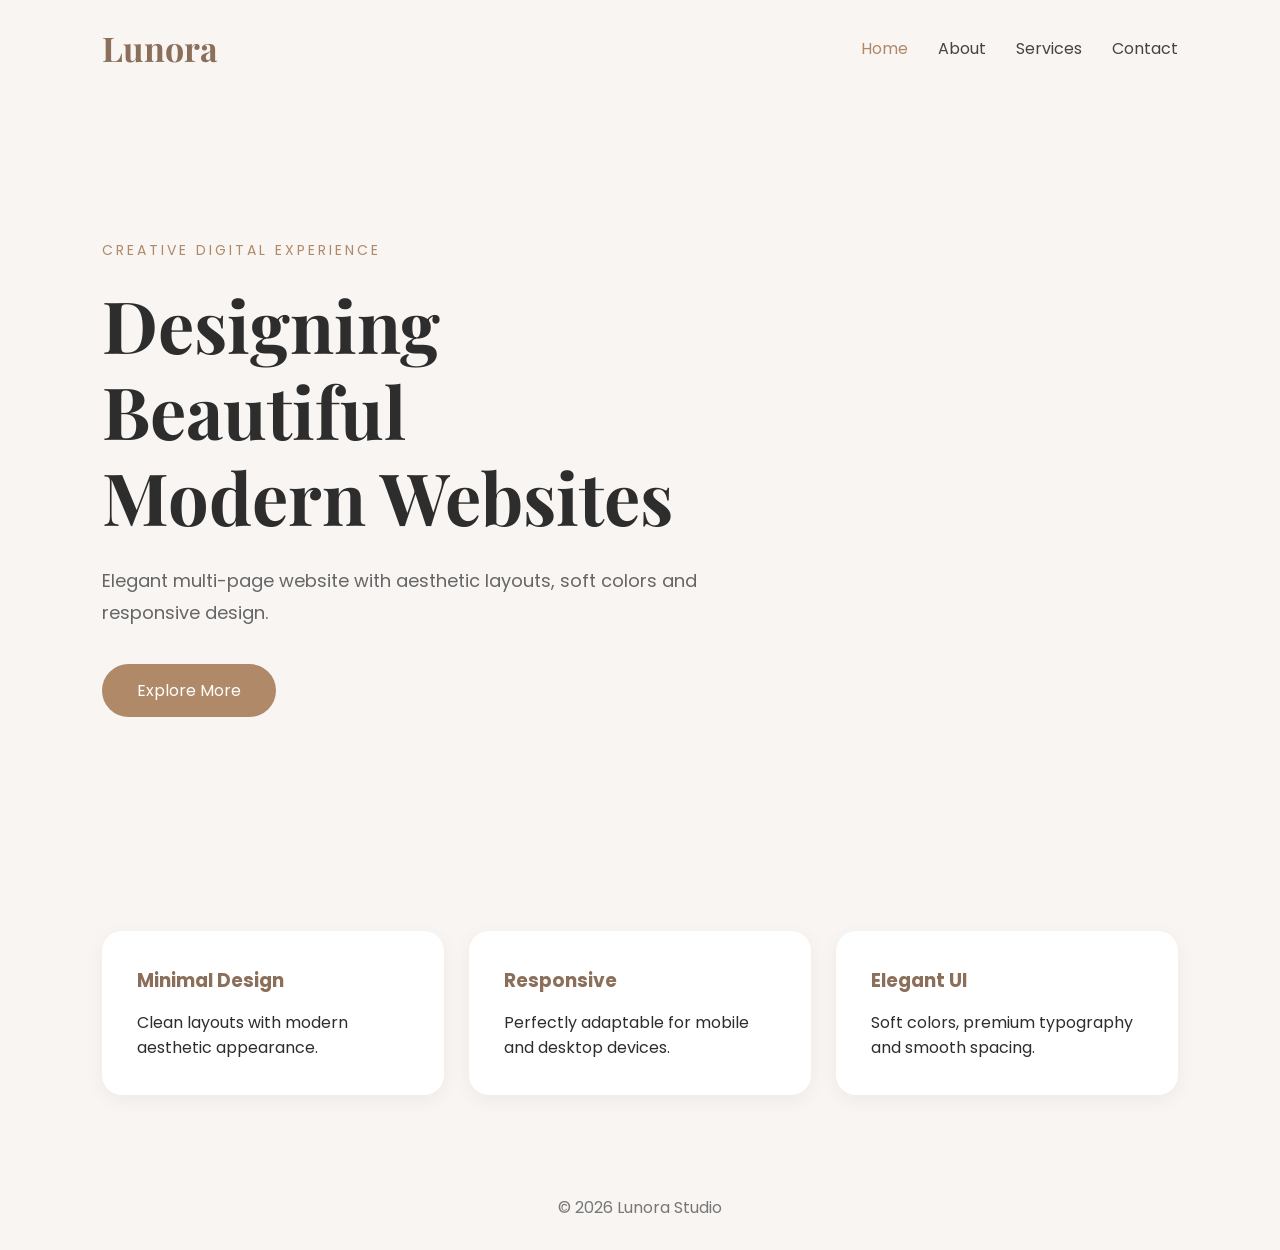
<file: index.html>
<!DOCTYPE html>
<html lang="en">
<head>
  <meta charset="UTF-8" />
  <meta name="viewport" content="width=device-width, initial-scale=1.0"/>
  <title>Lunora Studio</title>
  <link rel="stylesheet" href="style.css">
  <link rel="preconnect" href="https://fonts.googleapis.com">
  <link href="https://fonts.googleapis.com/css2?family=Playfair+Display:wght@500;700&family=Poppins:wght@300;400;500&display=swap" rel="stylesheet">
</head>
<body>
<header>
  <nav>
    <h1 class="logo">Lunora</h1>
    <ul>
      <li><a href="index.html" class="active">Home</a></li>
      <li><a href="about.html">About</a></li>
      <li><a href="services.html">Services</a></li>
      <li><a href="contact.html">Contact</a></li>
    </ul>
  </nav>
</header>
<section class="hero">
  <div class="hero-text">
    <p class="small-text">Creative Digital Experience</p>
    <h2>
      Designing Beautiful <br>
      Modern Websites
    </h2>
    <p class="description">
      Elegant multi-page website with aesthetic layouts,
      soft colors and responsive design.
    </p>
    <a href="services.html" class="btn">Explore More</a>
  </div>
</section>
<section class="cards">
  <div class="card">
    <h3>Minimal Design</h3>
    <p>Clean layouts with modern aesthetic appearance.</p>
  </div>
  <div class="card">
    <h3>Responsive</h3>
    <p>Perfectly adaptable for mobile and desktop devices.</p>
  </div>
  <div class="card">
    <h3>Elegant UI</h3>
    <p>Soft colors, premium typography and smooth spacing.</p>
  </div>
</section>
<footer>
  <p>© 2026 Lunora Studio</p>
</footer>
</body>
</html>
</file>
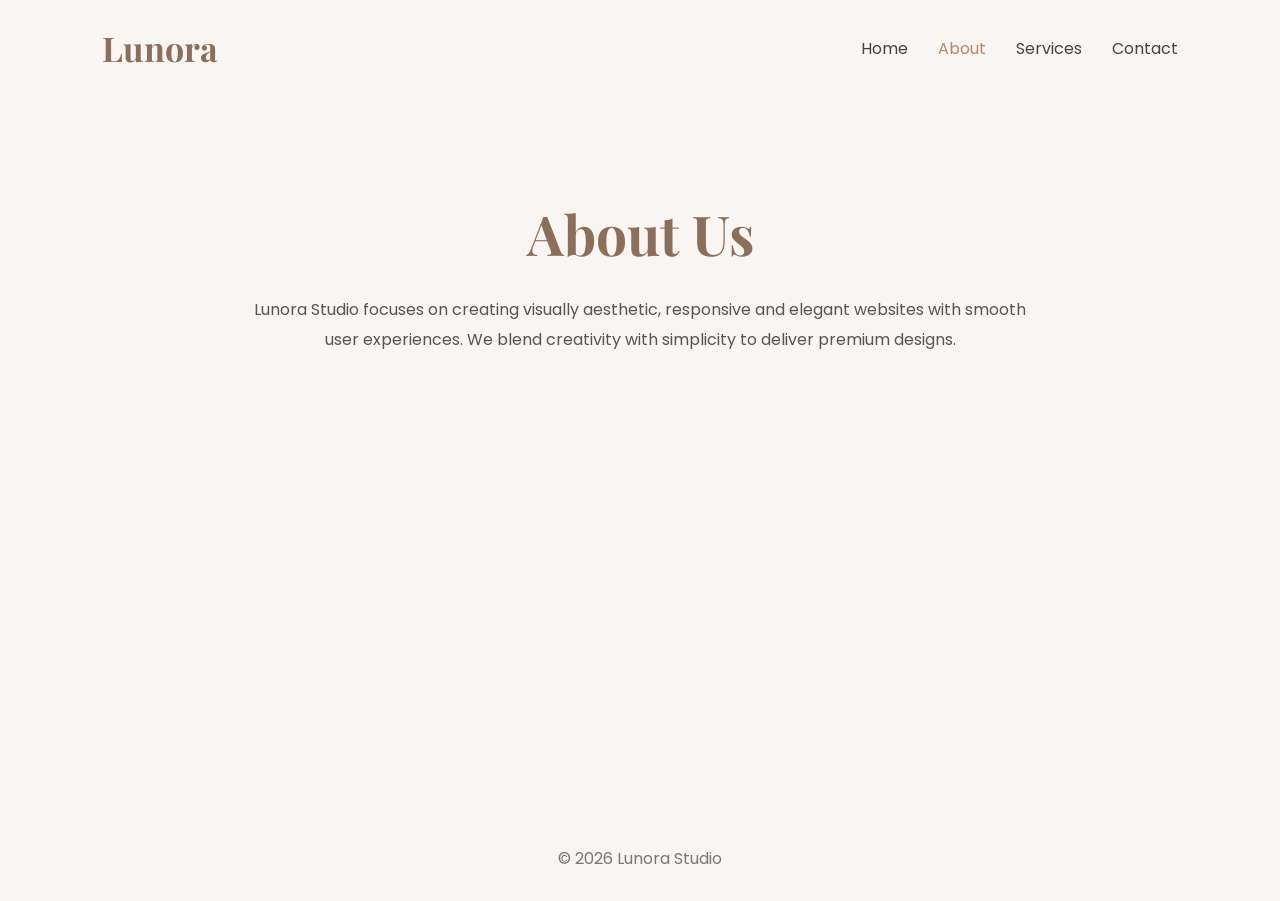
<file: about.html>
<!DOCTYPE html>
<html lang="en">
<head>
  <meta charset="UTF-8">
  <meta name="viewport" content="width=device-width, initial-scale=1.0"/>
  <title>About</title>
  <link rel="stylesheet" href="style.css">
  <link href="https://fonts.googleapis.com/css2?family=Playfair+Display:wght@500;700&family=Poppins:wght@300;400;500&display=swap" rel="stylesheet">
</head>
<body>
<header>
  <nav>
    <h1 class="logo">Lunora</h1>
    <ul>
      <li><a href="index.html">Home</a></li>
      <li><a href="about.html" class="active">About</a></li>
      <li><a href="services.html">Services</a></li>
      <li><a href="contact.html">Contact</a></li>
    </ul>
  </nav>
</header>
<section class="page">
  <h2>About Us</h2>
  <p>
    Lunora Studio focuses on creating visually aesthetic,
    responsive and elegant websites with smooth user experiences.
    We blend creativity with simplicity to deliver premium designs.
  </p>
</section>
<footer>
  <p>© 2026 Lunora Studio</p>
</footer>
</body>
</html>
</file>
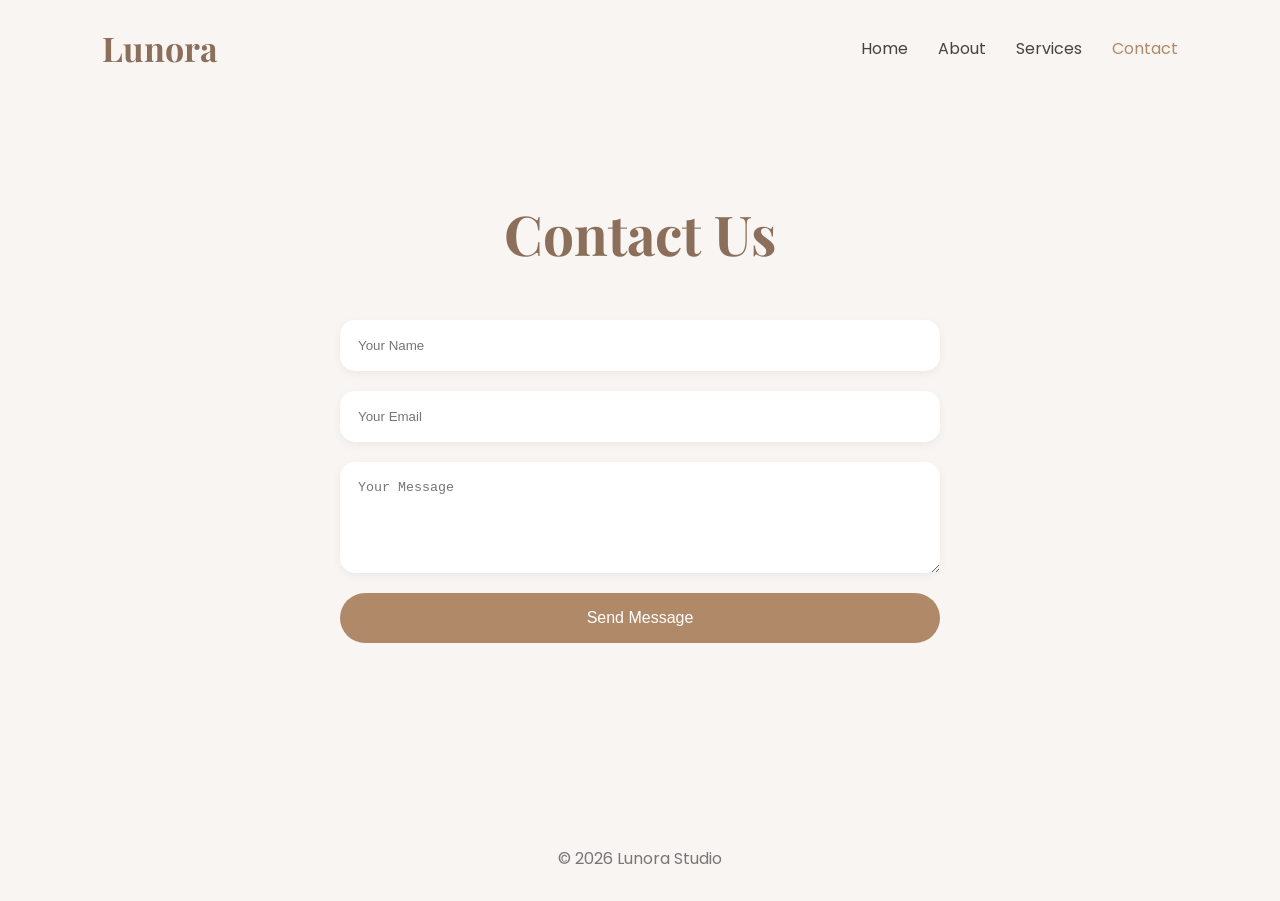
<file: contact.html>
<!DOCTYPE html>
<html lang="en">
<head>
  <meta charset="UTF-8">
  <meta name="viewport" content="width=device-width, initial-scale=1.0"/>
  <title>Contact</title>
  <link rel="stylesheet" href="style.css">
  <link href="https://fonts.googleapis.com/css2?family=Playfair+Display:wght@500;700&family=Poppins:wght@300;400;500&display=swap" rel="stylesheet">
</head>
<body>
<header>
  <nav>
    <h1 class="logo">Lunora</h1>
    <ul>
      <li><a href="index.html">Home</a></li>
      <li><a href="about.html">About</a></li>
      <li><a href="services.html">Services</a></li>
      <li><a href="contact.html" class="active">Contact</a></li>
    </ul>
  </nav>
</header>
<section class="page">
  <h2>Contact Us</h2>
  <form class="contact-form">
    <input type="text" placeholder="Your Name" required>
    <input type="email" placeholder="Your Email" required>
    <textarea rows="5" placeholder="Your Message"></textarea>
    <button type="submit">Send Message</button>
  </form>
</section>
<footer>
  <p>© 2026 Lunora Studio</p>
</footer>
</body>
</html>
</file>
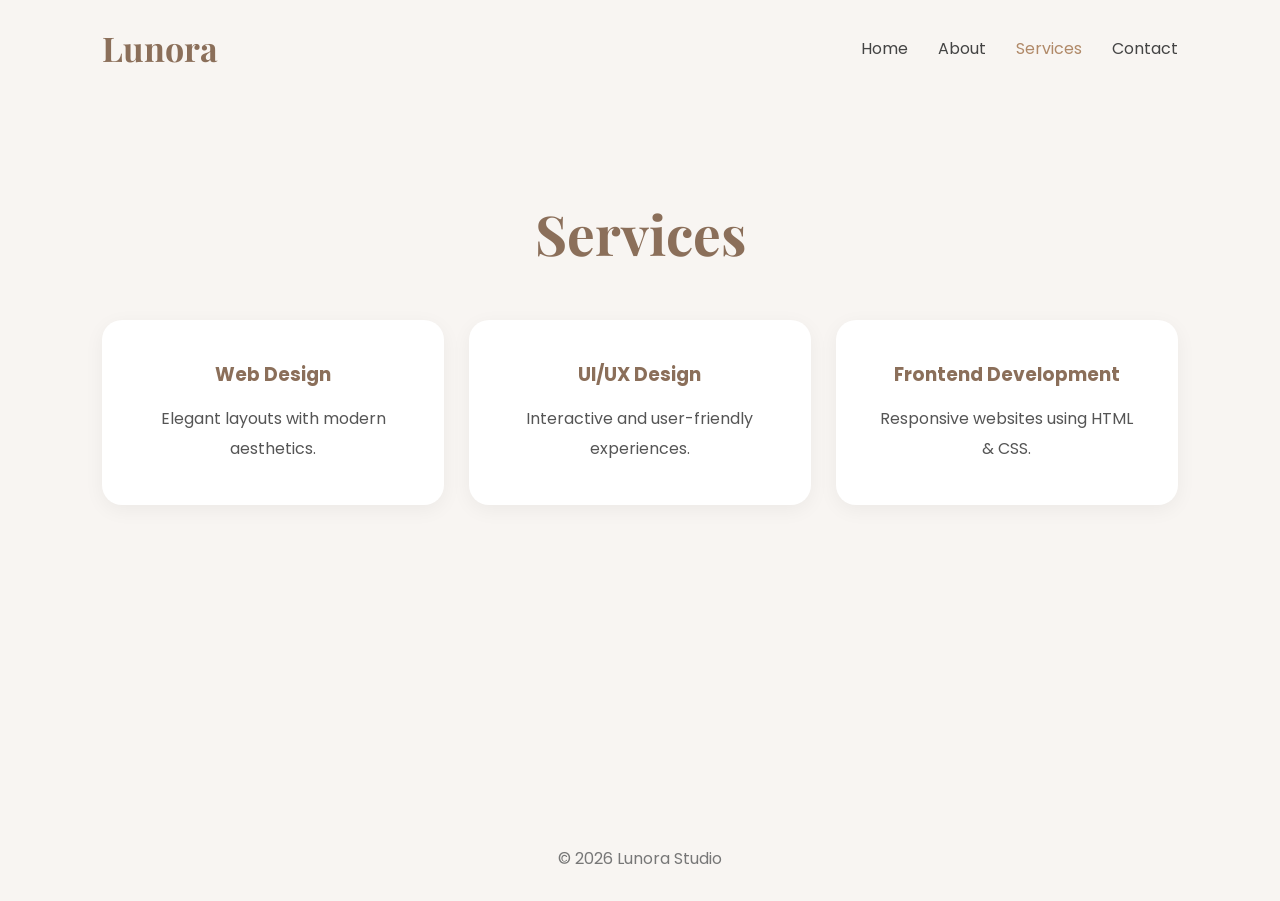
<file: services.html>
<!DOCTYPE html>
<html lang="en">
<head>
  <meta charset="UTF-8">
  <meta name="viewport" content="width=device-width, initial-scale=1.0"/>
  <title>Services</title>
  <link rel="stylesheet" href="style.css">
  <link href="https://fonts.googleapis.com/css2?family=Playfair+Display:wght@500;700&family=Poppins:wght@300;400;500&display=swap" rel="stylesheet">
</head>
<body>
<header>
  <nav>
    <h1 class="logo">Lunora</h1>
    <ul>
      <li><a href="index.html">Home</a></li>
      <li><a href="about.html">About</a></li>
      <li><a href="services.html" class="active">Services</a></li>
      <li><a href="contact.html">Contact</a></li>
    </ul>
  </nav>
</header>
<section class="page">
  <h2>Services</h2>
  <div class="service-grid">
    <div class="service-box">
      <h3>Web Design</h3>
      <p>Elegant layouts with modern aesthetics.</p>
    </div>
    <div class="service-box">
      <h3>UI/UX Design</h3>
      <p>Interactive and user-friendly experiences.</p>
    </div>
    <div class="service-box">
      <h3>Frontend Development</h3>
      <p>Responsive websites using HTML & CSS.</p>
    </div>
  </div>
</section>
<footer>
  <p>© 2026 Lunora Studio</p>
</footer>
</body>
</html>
</file>
<file: style.css>
*{
  margin:0;
  padding:0;
  box-sizing:border-box;
}
body{
  background:#f8f5f2;
  color:#2d2d2d;
  font-family:'Poppins',sans-serif;
}
header{
  padding:25px 8%;
}
nav{
  display:flex;
  justify-content:space-between;
  align-items:center;
}
.logo{
  font-family:'Playfair Display',serif;
  font-size:34px;
  color:#8b6f5a;
}
nav ul{
  display:flex;
  list-style:none;
  gap:30px;
}
nav ul li a{
  text-decoration:none;
  color:#444;
  font-size:16px;
  transition:0.3s;
}
nav ul li a:hover,
.active{
  color:#b08968;
}
.hero{
  min-height:85vh;
  display:flex;
  align-items:center;
  padding:0 8%;
}
.hero-text{
  max-width:650px;
}
.small-text{
  color:#b08968;
  letter-spacing:3px;
  margin-bottom:20px;
  text-transform:uppercase;
  font-size:14px;
}
.hero-text h2{
  font-family:'Playfair Display',serif;
  font-size:72px;
  line-height:1.2;
  margin-bottom:25px;
  color:#2d2d2d;
}
.description{
  font-size:18px;
  color:#666;
  line-height:1.8;
  margin-bottom:35px;
}
.btn{
  display:inline-block;
  padding:14px 35px;
  background:#b08968;
  color:white;
  text-decoration:none;
  border-radius:40px;
  transition:0.3s;
}
.btn:hover{
  background:#8b6f5a;
}
.cards{
  display:grid;
  grid-template-columns:repeat(auto-fit,minmax(250px,1fr));
  gap:25px;
  padding:70px 8%;
}

.card{
  background:white;
  padding:35px;
  border-radius:20px;
  box-shadow:0 5px 20px rgba(0,0,0,0.05);
  transition:0.3s;
}
.card:hover{
  transform:translateY(-8px);
}
.card h3{
  margin-bottom:15px;
  color:#8b6f5a;
}
.page{
  min-height:80vh;
  padding:100px 8%;
  text-align:center;
}
.page h2{
  font-family:'Playfair Display',serif;
  font-size:55px;
  margin-bottom:25px;
  color:#8b6f5a;
}
.page p{
  max-width:800px;
  margin:auto;
  line-height:1.9;
  color:#555;
}
.service-grid{
  display:grid;
  grid-template-columns:repeat(auto-fit,minmax(250px,1fr));
  gap:25px;
  margin-top:50px;
}
.service-box{
  background:white;
  padding:40px;
  border-radius:20px;
  box-shadow:0 5px 20px rgba(0,0,0,0.05);
  transition:0.3s;
}
.service-box:hover{
  transform:translateY(-8px);
}
.service-box h3{
  margin-bottom:15px;
  color:#8b6f5a;
}
.contact-form{
  max-width:600px;
  margin:50px auto;
  display:flex;
  flex-direction:column;
  gap:20px;
}
.contact-form input,
.contact-form textarea{
  padding:18px;
  border:none;
  border-radius:15px;
  background:white;
  box-shadow:0 3px 10px rgba(0,0,0,0.05);
  outline:none;
}
.contact-form button{
  padding:16px;
  border:none;
  border-radius:40px;
  background:#b08968;
  color:white;
  cursor:pointer;
  transition:0.3s;
  font-size:16px;
}
.contact-form button:hover{
  background:#8b6f5a;
}
footer{
  text-align:center;
  padding:30px;
  color:#777;
}
@media(max-width:768px){
  nav{
    flex-direction:column;
    gap:20px;
  }
  nav ul{
    flex-wrap:wrap;
    justify-content:center;
  }
  .hero-text h2{
    font-size:45px;
  }
  .page h2{
    font-size:40px;
  }
}
</file>
